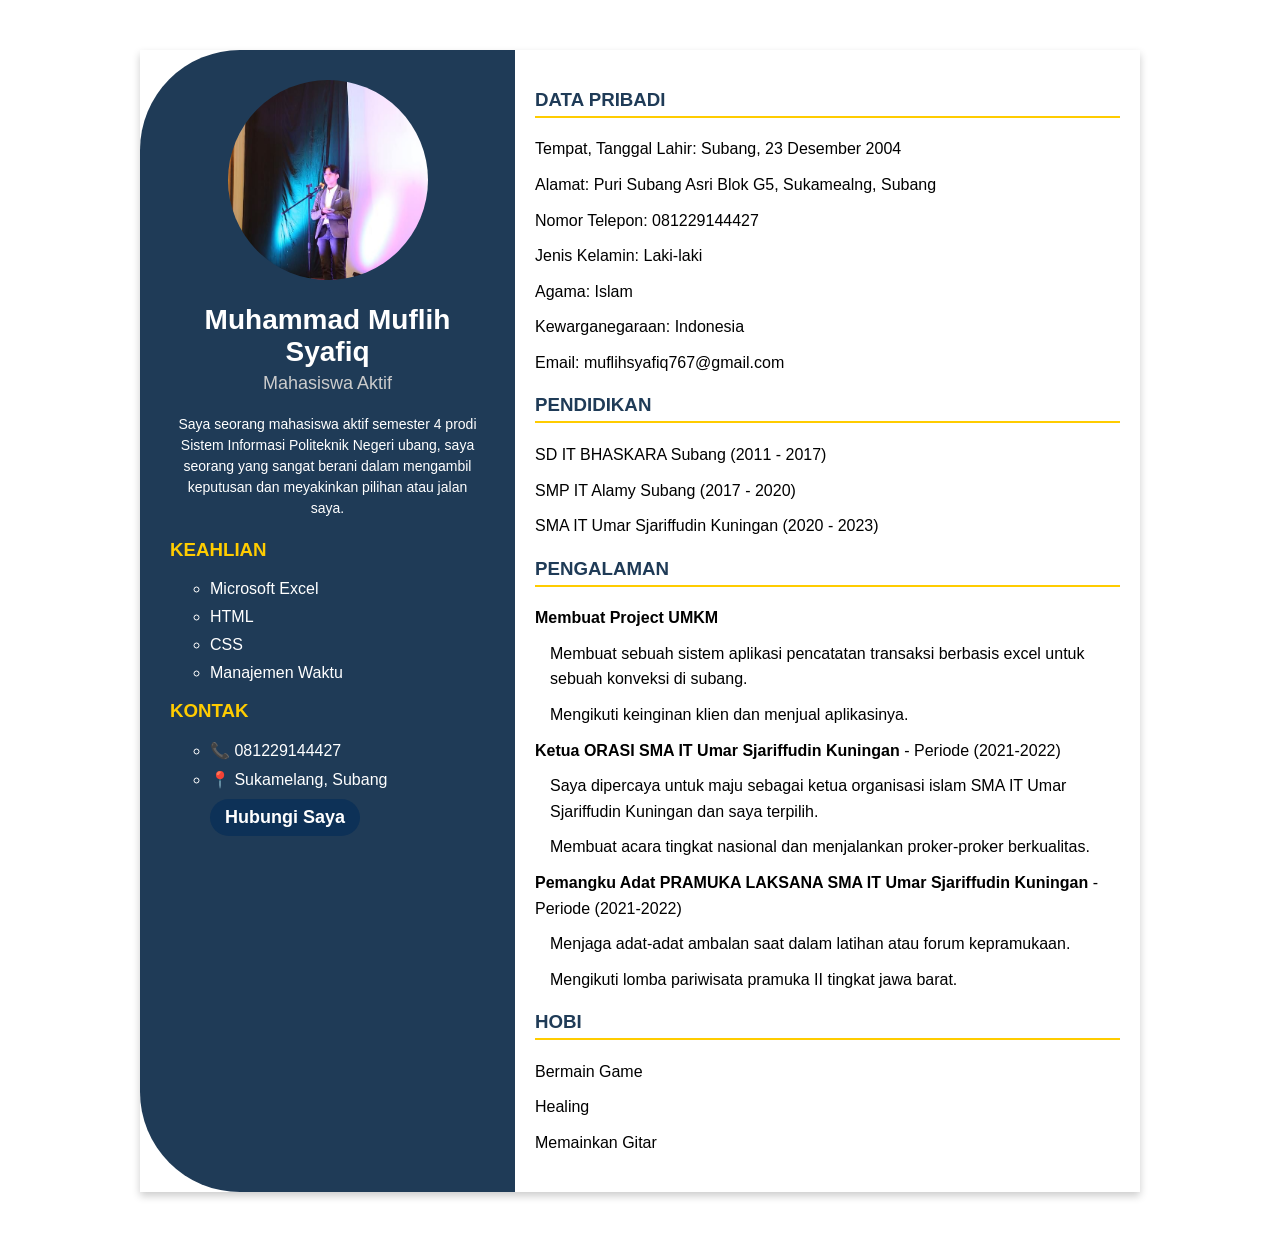
<file: index.html>
<!DOCTYPE html>
<html lang="id">
<head>
    <meta charset="UTF-8">
    <meta name="viewport" content="width=device-width, initial-scale=1.0">

    <title>CV Muflih Syafiq</title>

    <link rel="stylesheet" href="styles.css">

</head>

<body>
    <div class="container">
    <div class="sidebar">
    <div class="photo">
        <img src="apalah.jpg" alt="M Syafiq">
</div>

    <h2>Muhammad Muflih Syafiq</h2>
    <p class="subtitle">Mahasiswa Aktif</p>
    <p class="description">
               Saya seorang mahasiswa aktif semester 4 prodi Sistem Informasi Politeknik Negeri ubang, saya seorang yang sangat berani dalam mengambil keputusan dan meyakinkan pilihan atau jalan saya.
</p>
     
     <h3>KEAHLIAN</h3>
     <ul>
        <li>Microsoft Excel</li>
        <li>HTML</li>
        <li>CSS</li>
        <li>Manajemen Waktu</li>
     </ul>

     <h3>KONTAK</h3>
        <ul class="contact">
        <li>📞 081229144427</li>
        <li>📍 Sukamelang, Subang</li>
        <a href ="./contact.html">Hubungi Saya</a>
     </ul>
     </div>
     <div class="main">

     <h3>DATA PRIBADI</h3>
     <ul>
        <li>Tempat, Tanggal Lahir: Subang, 23 Desember 2004</li>
        <li>Alamat: Puri Subang Asri Blok G5, Sukamealng, Subang</li>
        <li>Nomor Telepon: 081229144427</li>
        <li>Jenis Kelamin: Laki-laki</li>
        <li>Agama: Islam</li>
        <li>Kewarganegaraan: Indonesia</li>
        <li>Email: muflihsyafiq767@gmail.com</li>

     </ul>

     <h3>PENDIDIKAN</h3>
     <ul>
        <li>SD IT BHASKARA Subang (2011 - 2017)</li>
        <li>SMP IT Alamy Subang (2017 - 2020)</li>
        <li>SMA IT Umar Sjariffudin Kuningan (2020 - 2023)</li>
     </ul>
     
     <h3>PENGALAMAN</h3>
     <ul>
        <li><strong>Membuat Project UMKM</strong>
     <ul>
        <li>Membuat sebuah sistem aplikasi pencatatan transaksi berbasis excel untuk sebuah konveksi di subang.</li>
        <li>Mengikuti keinginan klien dan menjual aplikasinya.</li>
     </ul>
     </li>
        <li><strong>Ketua ORASI SMA IT Umar Sjariffudin Kuningan</strong> - Periode (2021-2022)
     <ul>
        <li>Saya dipercaya untuk maju sebagai ketua organisasi islam SMA IT Umar Sjariffudin Kuningan dan saya terpilih.</li>
        <li>Membuat acara tingkat nasional dan menjalankan proker-proker berkualitas.</li>
     </ul>
     </li>
     <li><strong>Pemangku Adat PRAMUKA LAKSANA SMA IT Umar Sjariffudin Kuningan</strong> - Periode (2021-2022)
     <ul>
        <li>Menjaga adat-adat ambalan saat dalam latihan atau forum kepramukaan.</li>
        <li>Mengikuti lomba pariwisata pramuka II tingkat jawa barat.</li>
     </ul>
     </li>
     </ul>

     <h3>HOBI</h3>
     <ul>
        <li>Bermain Game</li>
        <li>Healing</li>
        <li>Memainkan Gitar</li>
     </ul>
     </div>
     </div>
     </body>
</html>
</file>
<file: styles.css>
body {
    font-family: Arial, sans-serif;
    margin: 0;
    padding: 0;
    background-color: #ffffff;
 }
 .container {
    display: flex;
    max-width: 1000px;
    margin: 50px auto;
    box-shadow: 0 4px 8px rgba(0, 0, 0, 0.2);
    background-color: white;
 }
 .sidebar {
    width: 35%;
    background-color: #1f3b57;
    color: white;
    padding: 30px;
    text-align: center;
    border-top-left-radius: 100px;
    border-bottom-left-radius: 100px;
 }
 .sidebar .photo img {
    width: 200px;
    height: 200px;
    border-radius: 50%;
    object-fit: cover;
    margin-bottom: 20px;
 }
 .sidebar h2 {
    font-size: 28px;
    margin: 0;
 }
 .subtitle {
    font-size: 18px;
    color: #ccc;
    margin: 5px 0 20px;
 }
 .description {
    font-size: 14px;
    line-height: 1.5;
    margin-bottom: 20px;
 }
 .sidebar h3 {
    text-align: left;
    color: #ffcc00;
 }
 .sidebar ul {
    list-style:NONE;
    padding: 1;
    text-align: left;
 }
 .sidebar ul li {
    margin: 10px 0;
    list-style: circle;
 }
 .contact li {
    word-wrap: break-word;
 }
 .main {
    width: 65%;
    padding: 20px;
 }
 .main h3 {
    color: #1f3b57;
    border-bottom: 2px solid #ffcc00;
    padding-bottom: 5px;
 }
 .main ul {
    list-style: none;
    padding: 0;
 }
 .main ul li {
    margin: 10px 0;
    line-height: 1.6;
 }
 .main ul ul {
    margin-top: 3px;
    padding-left: 15px;
 }


a {
    color: white; 
    text-decoration: none;
    font-weight: bold;
    font-size: 18px;
    display: inline-block;
    padding: 8px 15px;
    border-radius: 25px;
    background-color: #0d3157; 
    transition: all 0.3s ease;
}

a:hover {
    color: #fff; 
    background-color: #074281; 
    box-shadow: 0 4px 8px rgba(0, 0, 0, 0.1);
}
</file>
